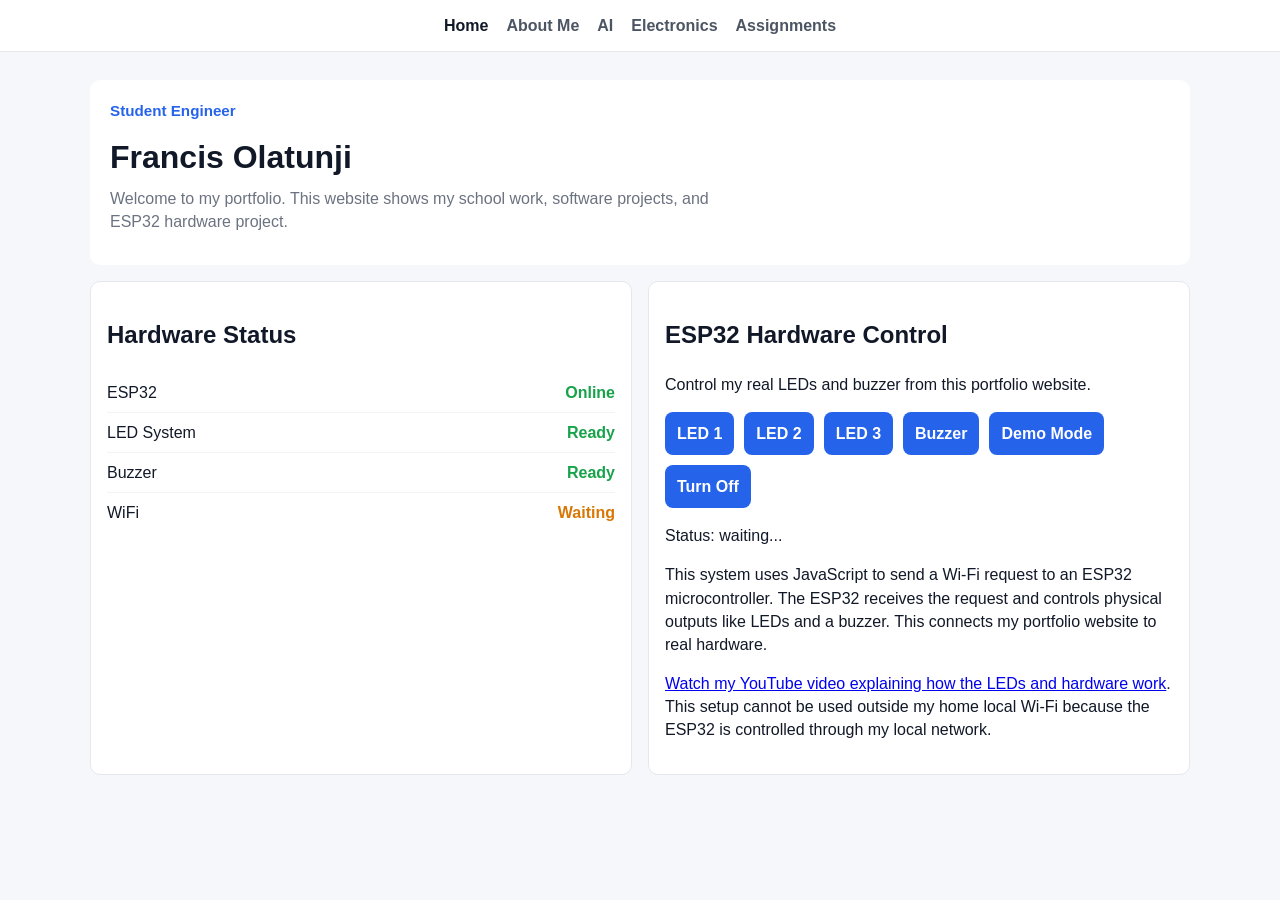
<file: index.html>
<!DOCTYPE html>
<html lang="en">
<head>
    <meta charset="UTF-8">
    <meta name="viewport" content="width=device-width, initial-scale=1.0">
    <title>Francis Olatunji | Portfolio</title>
    <link rel="stylesheet" href="styles.css">
</head>
<body>
  <nav class="site-nav" aria-label="Primary">
    <a class="active" href="index.html">Home</a>
    <a href="about.html">About Me</a>
    <a href="ai.html">AI</a>
    <a href="electronics.html">Electronics</a>
    <a href="assignments.html">Assignments</a>
  </nav>

  <main>
    <section class="page-hero">
      <span class="eyebrow">Student Engineer</span>
      <h1>Francis Olatunji</h1>
      <p class="section-lead">Welcome to my portfolio. This website shows my school work, software projects, and ESP32 hardware project.</p>
    </section>

    <section class="home-layout">
      <article class="status-card">
        <h2>Hardware Status</h2>
        <div class="status-grid">
          <div class="status-row"><span>ESP32</span><span class="status-ok">Online</span></div>
          <div class="status-row"><span>LED System</span><span class="status-ok">Ready</span></div>
          <div class="status-row"><span>Buzzer</span><span class="status-ok">Ready</span></div>
          <div class="status-row"><span>WiFi</span><span class="status-waiting">Waiting</span></div>
        </div>
      </article>

      <section id="hardware-control" class="status-card">
        <h2>ESP32 Hardware Control</h2>
        <p>Control my real LEDs and buzzer from this portfolio website.</p>
        <div class="control-actions">
          <button type="button" onclick="sendCommand('led1')">LED 1</button>
          <button type="button" onclick="sendCommand('led2')">LED 2</button>
          <button type="button" onclick="sendCommand('led3')">LED 3</button>
          <button type="button" onclick="sendCommand('buzzer')">Buzzer</button>
          <button type="button" onclick="sendCommand('demo')">Demo Mode</button>
          <button type="button" onclick="sendCommand('off')">Turn Off</button>
        </div>
        <p id="esp32-status">Status: waiting...</p>
        <p>
          This system uses JavaScript to send a Wi-Fi request to an ESP32 microcontroller.
          The ESP32 receives the request and controls physical outputs like LEDs and a buzzer.
          This connects my portfolio website to real hardware.
        </p>
        <p>
          <a href="https://www.youtube.com/shorts/pQ5FkkvM5EU" target="_blank" rel="noreferrer">Watch my YouTube video explaining how the LEDs and hardware work</a>.
          This setup cannot be used outside my home local Wi-Fi because the ESP32 is controlled through my local network.
        </p>
      </section>
    </section>
  </main>

  <script>
    const esp32IP = "http://192.168.2.60";

    function sendCommand(command) {
      const status = document.getElementById("esp32-status");
      status.textContent = "Sending command...";

      fetch(`${esp32IP}/${command}`)
        .then(response => response.text())
        .then(data => {
          status.textContent = "Status: " + data;
        })
        .catch(error => {
          status.textContent = "Status: Could not connect to ESP32";
          console.error(error);
        });
    }
  </script>
</body>

</html>
</file>
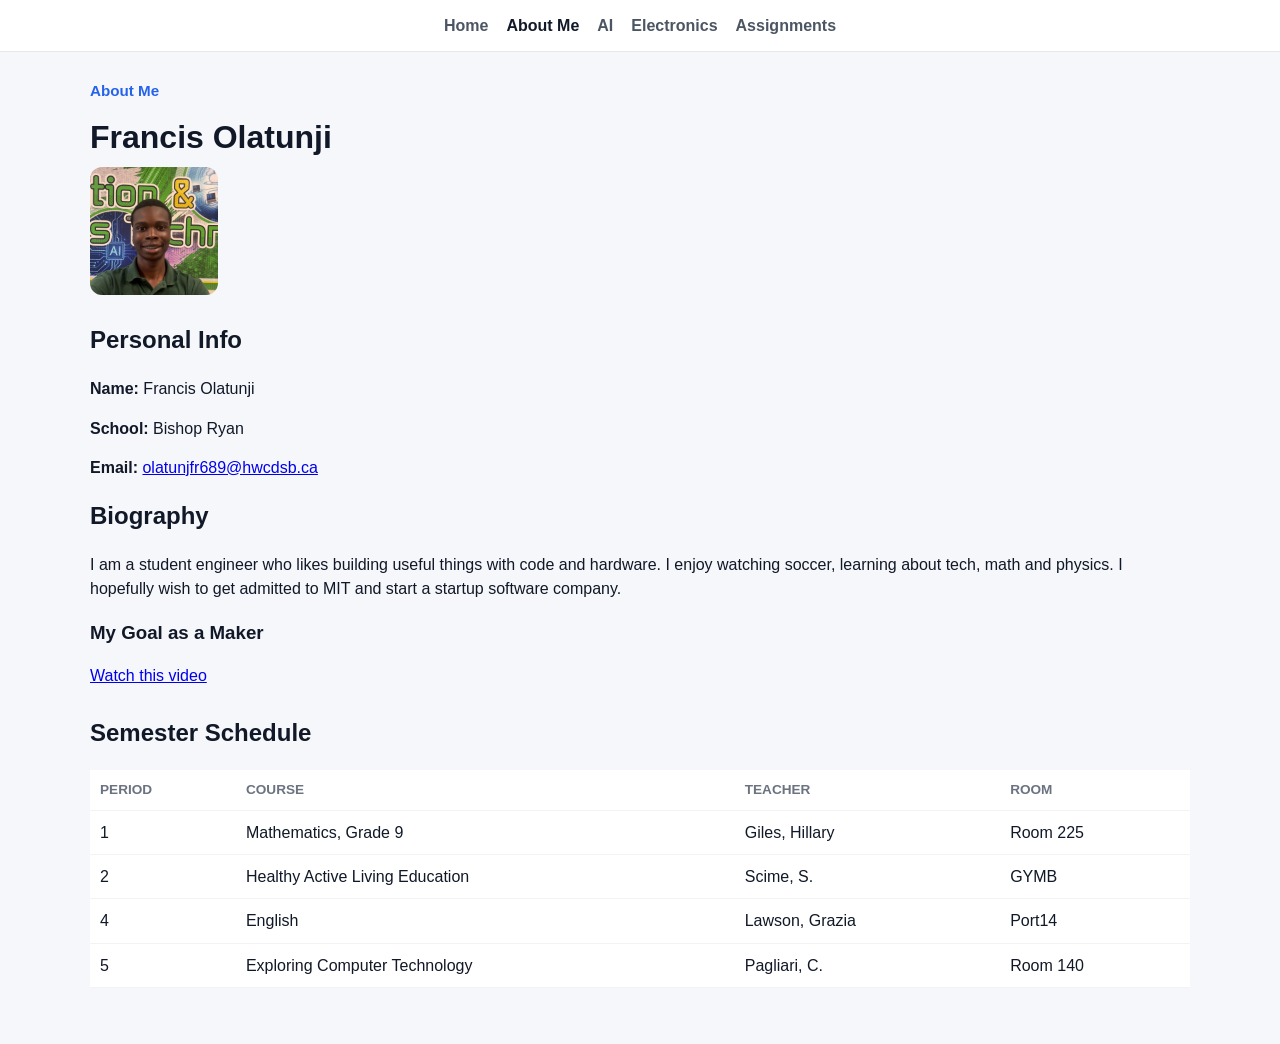
<file: about.html>
<!DOCTYPE html>
<html lang="en">
<head>
		<meta charset="UTF-8">
		<meta name="viewport" content="width=device-width, initial-scale=1.0">
		<title>Francis Olatunji | About Me</title>
		<link rel="stylesheet" href="styles.css">
</head>
<body>
	<nav class="site-nav" aria-label="Primary">
		<a href="home.html">Home</a>
		<a class="active" href="about.html">About Me</a>
		<a href="ai.html">AI</a>
		<a href="electronics.html">Electronics</a>
		<a href="assignments.html">Assignments</a>
	</nav>

	<main>
		<section class="section">
			<span class="eyebrow">About Me</span>
			<h1>Francis Olatunji</h1>
			<div class="avatar-card">
				<img src="images/francis-portrait.jpeg" alt="Francis Olatunji portrait">
			</div>
		</section>

		<section class="section">
			<div class="info-grid">
				<article class="info-card">
					<h2>Personal Info</h2>
					<p><strong>Name:</strong> Francis Olatunji</p>
					<p><strong>School:</strong> Bishop Ryan</p>
					<p><strong>Email:</strong> <a href="mailto:olatunjfr689@hwcdsb.ca">olatunjfr689@hwcdsb.ca</a></p>
				</article>
				<article class="info-card">
					<h2>Biography</h2>
					<p>I am a student engineer who likes building useful things with code and hardware. I enjoy watching soccer, learning about tech, math and physics. I hopefully wish to get admitted to MIT and start a startup software company.</p>
					<h3>My Goal as a Maker</h3>
					<p><a href="https://www.youtube.com/watch?v=QF2l-0Vb2VM" target="_blank" rel="noreferrer">Watch this video</a></p>
				</article>
			</div>
		</section>

		<section class="section">
			<h2>Semester Schedule</h2>
			<table>
				<thead>
					<tr>
						<th>Period</th>
						<th>Course</th>
						<th>Teacher</th>
						<th>Room</th>
					</tr>
				</thead>
				<tbody>
					<tr>
						<td>1</td>
						<td>Mathematics, Grade 9</td>
						<td>Giles, Hillary</td>
						<td>Room 225</td>
					</tr>
					<tr>
						<td>2</td>
						<td>Healthy Active Living Education</td>
						<td>Scime, S.</td>
						<td>GYMB</td>
					</tr>
					<tr>
						<td>4</td>
						<td>English</td>
						<td>Lawson, Grazia</td>
						<td>Port14</td>
					</tr>
					<tr>
						<td>5</td>
						<td>Exploring Computer Technology</td>
						<td>Pagliari, C.</td>
						<td>Room 140</td>
					</tr>
				</tbody>
			</table>
		</section>
	</main>
</body>
</html>
</file>
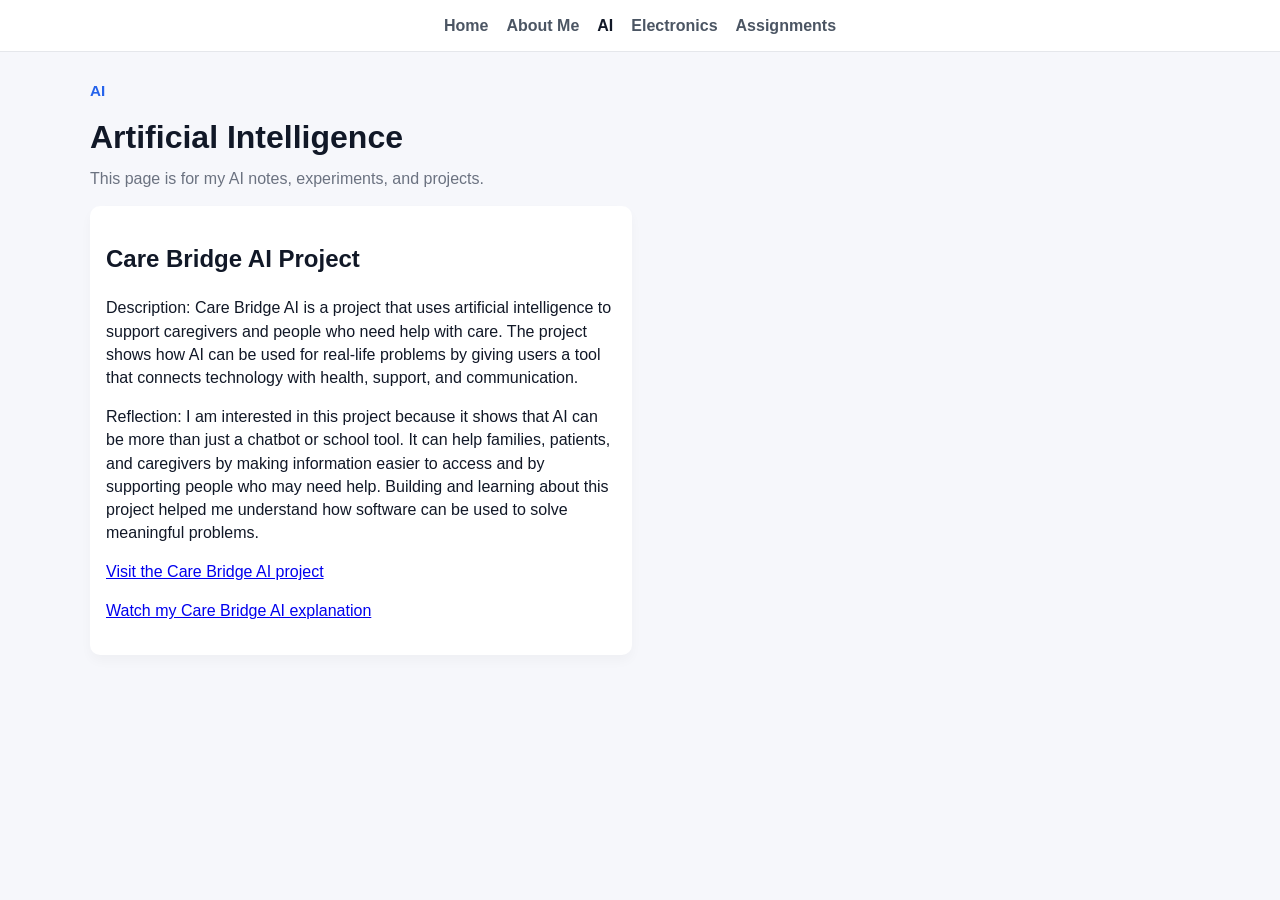
<file: ai.html>
<!DOCTYPE html>
<html lang="en">
<head>
  <meta charset="UTF-8">
  <meta name="viewport" content="width=device-width, initial-scale=1.0">
  <title>Francis Olatunji | AI</title>
  <link rel="stylesheet" href="styles.css">
</head>
<body>
  <nav class="site-nav" aria-label="Primary">
    <a href="home.html">Home</a>
    <a href="about.html">About Me</a>
    <a class="active" href="ai.html">AI</a>
    <a href="electronics.html">Electronics</a>
    <a href="assignments.html">Assignments</a>
  </nav>

  <main>
    <section class="section">
      <span class="eyebrow">AI</span>
      <h1>Artificial Intelligence</h1>
      <p class="section-lead">This page is for my AI notes, experiments, and projects.</p>
    </section>

    <section class="content-grid">
      <article class="card">
        <h2>Care Bridge AI Project</h2>
        <p>Description: Care Bridge AI is a project that uses artificial intelligence to support caregivers and people who need help with care. The project shows how AI can be used for real-life problems by giving users a tool that connects technology with health, support, and communication.</p>
        <p>Reflection: I am interested in this project because it shows that AI can be more than just a chatbot or school tool. It can help families, patients, and caregivers by making information easier to access and by supporting people who may need help. Building and learning about this project helped me understand how software can be used to solve meaningful problems.</p>
        <p><a href="https://caregiver-ai-phi.vercel.app/" target="_blank" rel="noreferrer">Visit the Care Bridge AI project</a></p>
        <p><a href="https://www.loom.com/share/0c286f3794a048c985726b76979f4a74" target="_blank" rel="noreferrer">Watch my Care Bridge AI explanation</a></p>
      </article>
    </section>
  </main>
</body>
</html>
</file>
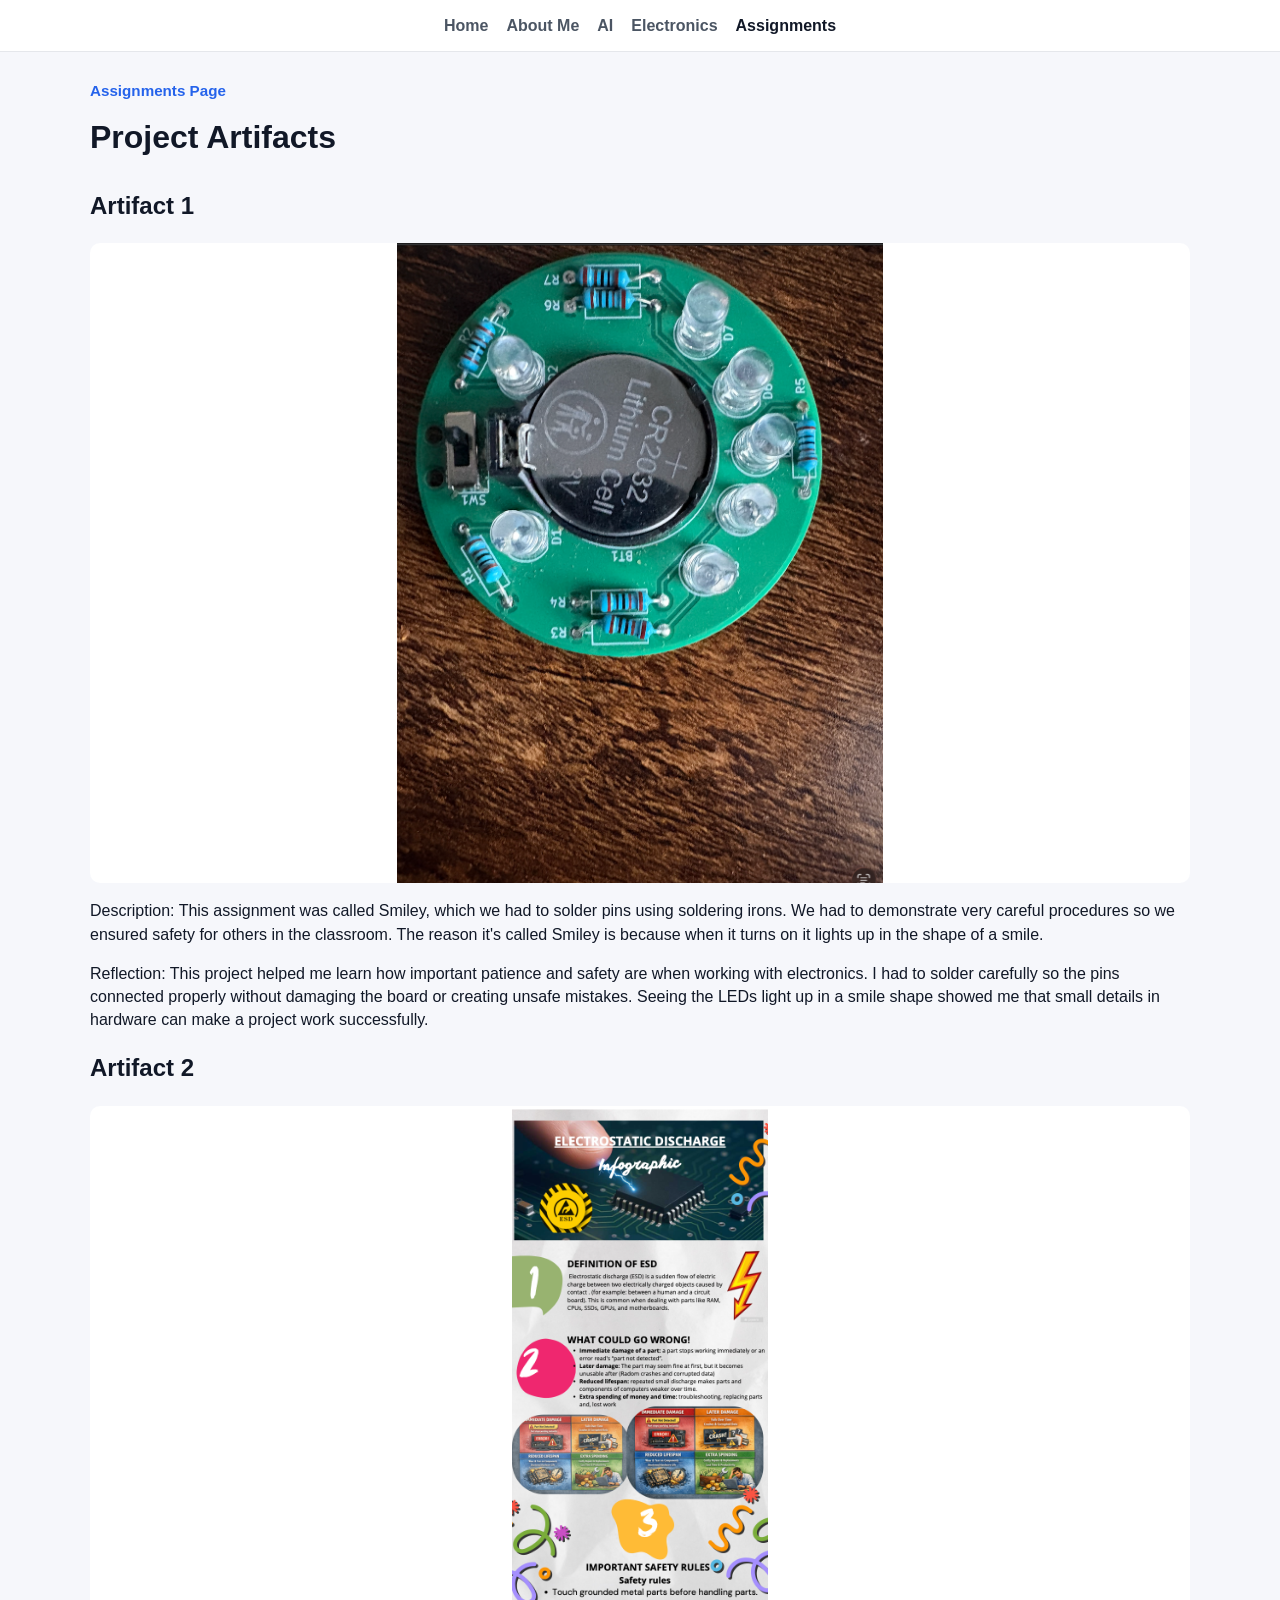
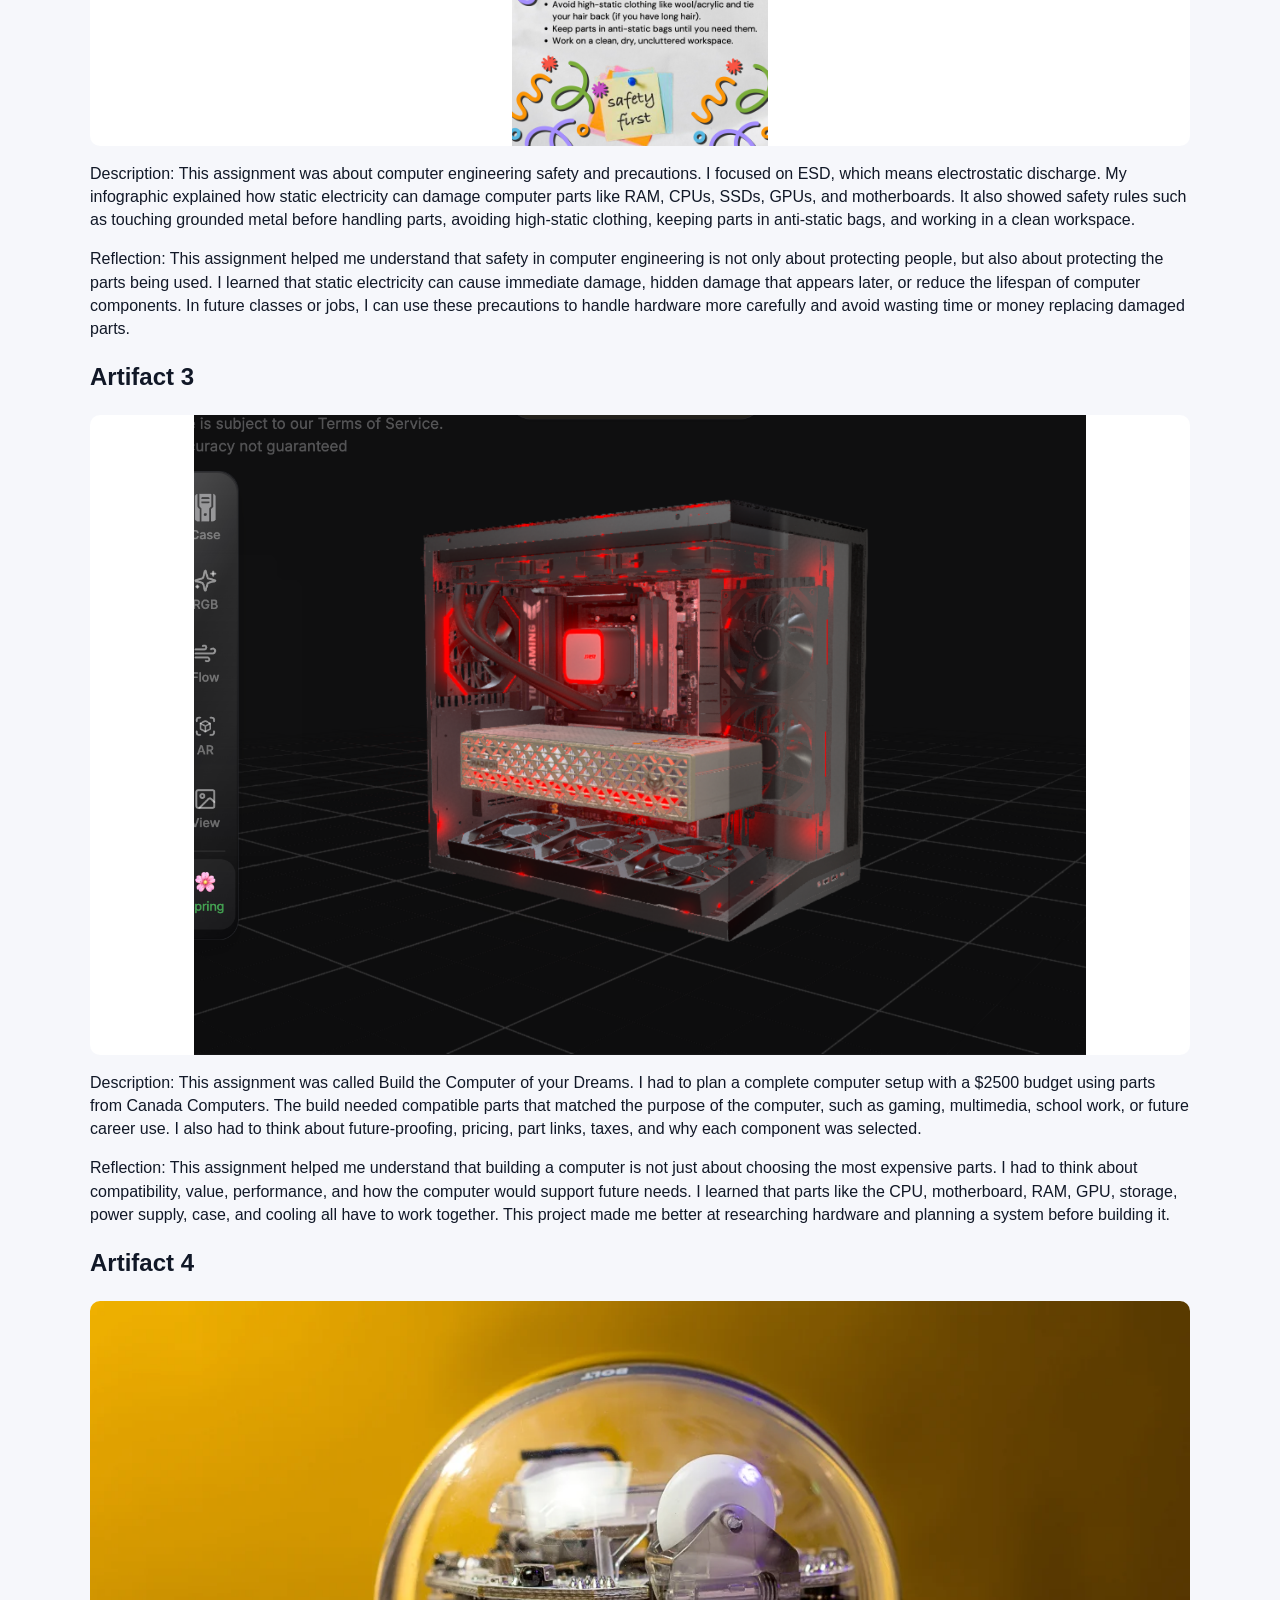
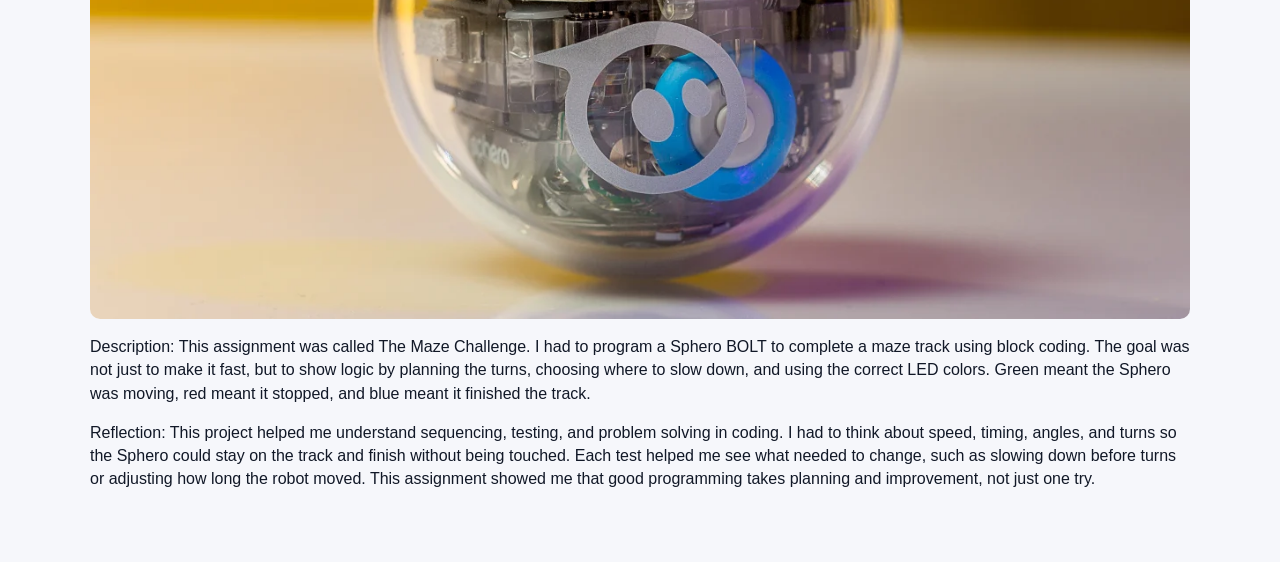
<file: assignments.html>
<!DOCTYPE html>
<html lang="en">
<head>
  <meta charset="UTF-8">
  <meta name="viewport" content="width=device-width, initial-scale=1.0">
  <title>Francis Olatunji | Assignments</title>
  <link rel="stylesheet" href="styles.css">
</head>
<body>
  <nav class="site-nav" aria-label="Primary">
    <a href="home.html">Home</a>
    <a href="about.html">About Me</a>
    <a href="ai.html">AI</a>
    <a href="electronics.html">Electronics</a>
    <a class="active" href="assignments.html">Assignments</a>
  </nav>

  <main>
    <section class="section">
      <span class="eyebrow">Assignments Page</span>
      <h1>Project Artifacts</h1>
    </section>

    <section class="section">
      <div class="assignment-grid">
        <article class="assignment-card">
          <h2>Artifact 1</h2>
          <img class="artifact-image" src="./images/artifact-1-smiley-board.png" alt="Smiley soldering assignment">
          <p>Description: This assignment was called Smiley, which we had to solder pins using soldering irons. We had to demonstrate very careful procedures so we ensured safety for others in the classroom. The reason it's called Smiley is because when it turns on it lights up in the shape of a smile.</p>
          <p>Reflection: This project helped me learn how important patience and safety are when working with electronics. I had to solder carefully so the pins connected properly without damaging the board or creating unsafe mistakes. Seeing the LEDs light up in a smile shape showed me that small details in hardware can make a project work successfully.</p>
        </article>
        <article class="assignment-card">
          <h2>Artifact 2</h2>
          <img class="artifact-image" src="./images/artifact-2-esd-infographic.png" alt="ESD safety infographic">
          <p>Description: This assignment was about computer engineering safety and precautions. I focused on ESD, which means electrostatic discharge. My infographic explained how static electricity can damage computer parts like RAM, CPUs, SSDs, GPUs, and motherboards. It also showed safety rules such as touching grounded metal before handling parts, avoiding high-static clothing, keeping parts in anti-static bags, and working in a clean workspace.</p>
          <p>Reflection: This assignment helped me understand that safety in computer engineering is not only about protecting people, but also about protecting the parts being used. I learned that static electricity can cause immediate damage, hidden damage that appears later, or reduce the lifespan of computer components. In future classes or jobs, I can use these precautions to handle hardware more carefully and avoid wasting time or money replacing damaged parts.</p>
        </article>
        <article class="assignment-card">
          <h2>Artifact 3</h2>
          <img class="artifact-image" src="./images/artifact-3-pc-build.png" alt="Custom PC build design">
          <p>Description: This assignment was called Build the Computer of your Dreams. I had to plan a complete computer setup with a $2500 budget using parts from Canada Computers. The build needed compatible parts that matched the purpose of the computer, such as gaming, multimedia, school work, or future career use. I also had to think about future-proofing, pricing, part links, taxes, and why each component was selected.</p>
          <p>Reflection: This assignment helped me understand that building a computer is not just about choosing the most expensive parts. I had to think about compatibility, value, performance, and how the computer would support future needs. I learned that parts like the CPU, motherboard, RAM, GPU, storage, power supply, case, and cooling all have to work together. This project made me better at researching hardware and planning a system before building it.</p>
        </article>
        <article class="assignment-card">
          <h2>Artifact 4</h2>
          <img class="artifact-image" src="./images/artifact-4-sphero-maze.png" alt="Sphero BOLT maze challenge robot">
          <p>Description: This assignment was called The Maze Challenge. I had to program a Sphero BOLT to complete a maze track using block coding. The goal was not just to make it fast, but to show logic by planning the turns, choosing where to slow down, and using the correct LED colors. Green meant the Sphero was moving, red meant it stopped, and blue meant it finished the track.</p>
          <p>Reflection: This project helped me understand sequencing, testing, and problem solving in coding. I had to think about speed, timing, angles, and turns so the Sphero could stay on the track and finish without being touched. Each test helped me see what needed to change, such as slowing down before turns or adjusting how long the robot moved. This assignment showed me that good programming takes planning and improvement, not just one try.</p>
        </article>
      </div>
    </section>
  </main>
</body>
</html>
</file>
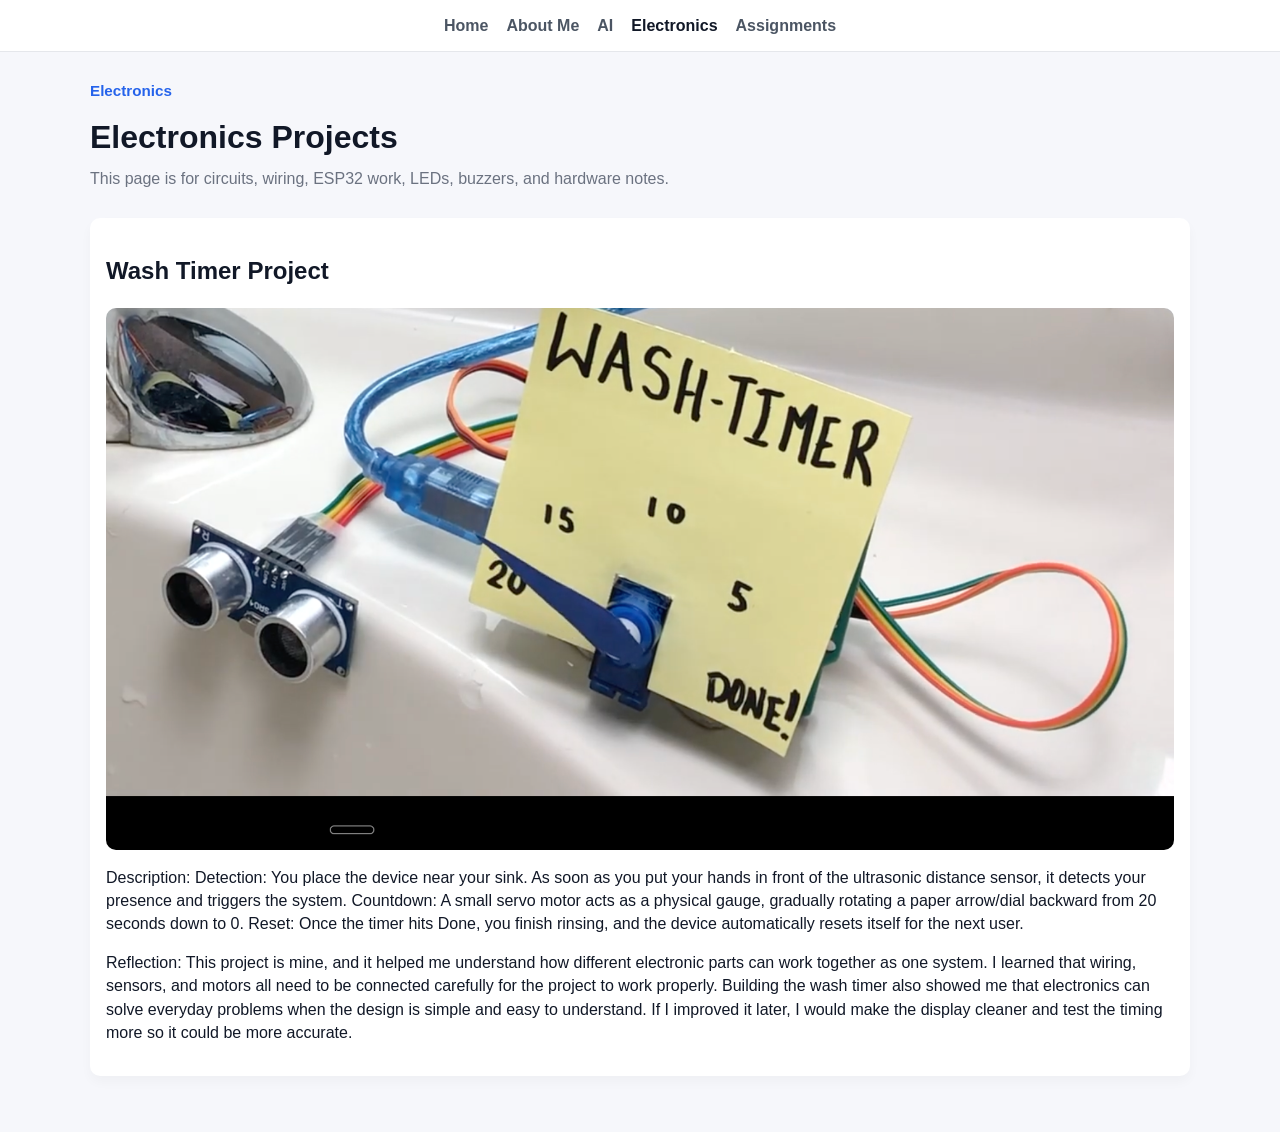
<file: electronics.html>
<!DOCTYPE html>
<html lang="en">
<head>
  <meta charset="UTF-8">
  <meta name="viewport" content="width=device-width, initial-scale=1.0">
  <title>Francis Olatunji | Electronics</title>
  <link rel="stylesheet" href="styles.css">
</head>
<body>
  <nav class="site-nav" aria-label="Primary">
    <a href="home.html">Home</a>
    <a href="about.html">About Me</a>
    <a href="ai.html">AI</a>
    <a class="active" href="electronics.html">Electronics</a>
    <a href="assignments.html">Assignments</a>
  </nav>

  <main>
    <section class="section">
      <span class="eyebrow">Electronics</span>
      <h1>Electronics Projects</h1>
      <p class="section-lead">This page is for circuits, wiring, ESP32 work, LEDs, buzzers, and hardware notes.</p>
    </section>

    <section class="section">
      <article class="card">
        <h2>Wash Timer Project</h2>
        <img class="artifact-image" src="./images/wash-timer-project.png" alt="Wash timer electronics project">
        <p>Description: Detection: You place the device near your sink. As soon as you put your hands in front of the ultrasonic distance sensor, it detects your presence and triggers the system. Countdown: A small servo motor acts as a physical gauge, gradually rotating a paper arrow/dial backward from 20 seconds down to 0. Reset: Once the timer hits Done, you finish rinsing, and the device automatically resets itself for the next user.</p>
        <p>Reflection: This project is mine, and it helped me understand how different electronic parts can work together as one system. I learned that wiring, sensors, and motors all need to be connected carefully for the project to work properly. Building the wash timer also showed me that electronics can solve everyday problems when the design is simple and easy to understand. If I improved it later, I would make the display cleaner and test the timing more so it could be more accurate.</p>
      </article>
    </section>
  </main>
</body>
</html>
</file>
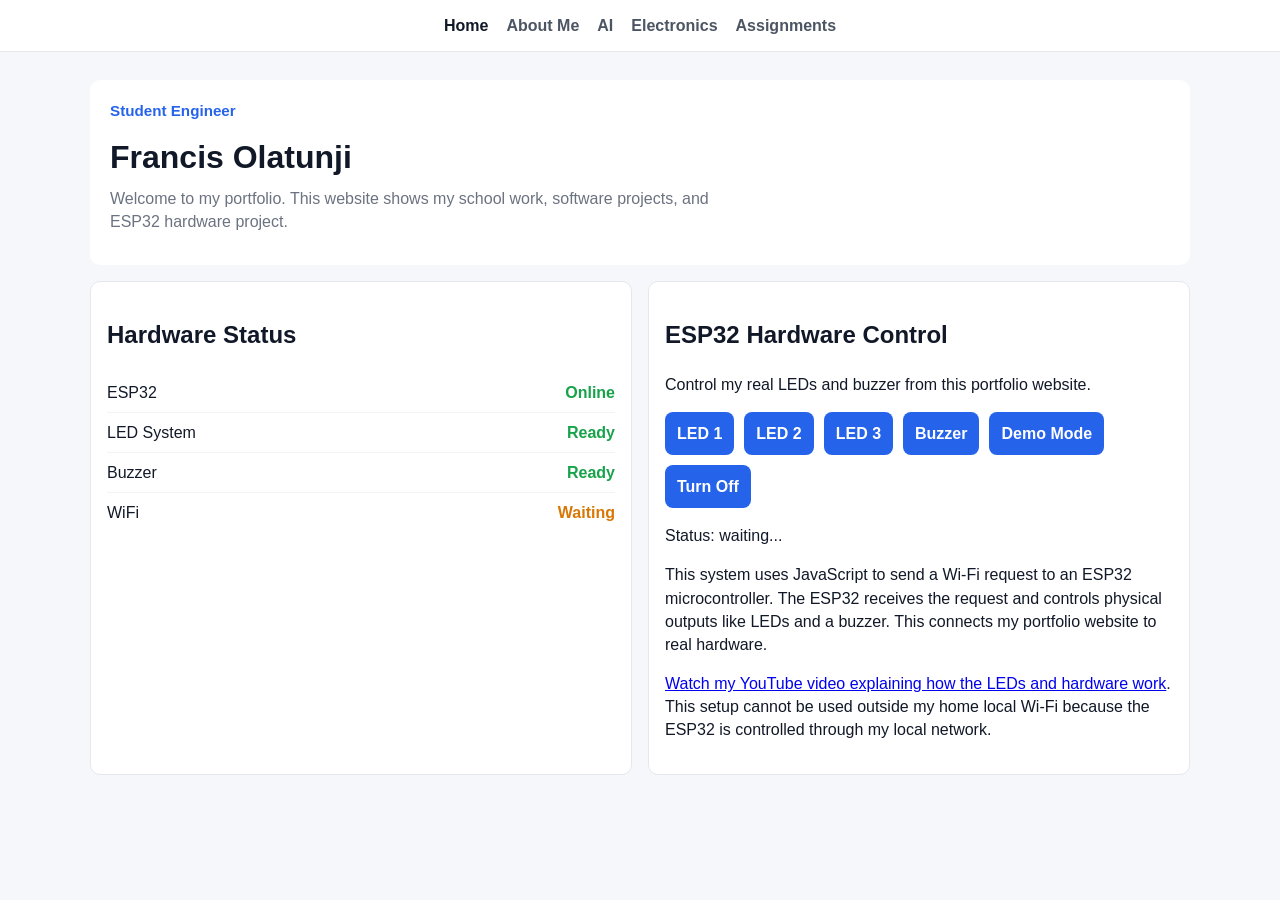
<file: home.html>
<!DOCTYPE html>
<html lang="en">
<head>
    <meta charset="UTF-8">
    <meta name="viewport" content="width=device-width, initial-scale=1.0">
    <title>Francis Olatunji | Home</title>
    <link rel="stylesheet" href="styles.css">
</head>
<body>
  <nav class="site-nav" aria-label="Primary">
    <a class="active" href="home.html">Home</a>
    <a href="about.html">About Me</a>
    <a href="ai.html">AI</a>
    <a href="electronics.html">Electronics</a>
    <a href="assignments.html">Assignments</a>
  </nav>

  <main>
    <section class="page-hero">
      <span class="eyebrow">Student Engineer</span>
      <h1>Francis Olatunji</h1>
      <p class="section-lead">Welcome to my portfolio. This website shows my school work, software projects, and ESP32 hardware project.</p>
    </section>

    <section class="home-layout">
      <article class="status-card">
        <h2>Hardware Status</h2>
        <div class="status-grid">
          <div class="status-row"><span>ESP32</span><span class="status-ok">Online</span></div>
          <div class="status-row"><span>LED System</span><span class="status-ok">Ready</span></div>
          <div class="status-row"><span>Buzzer</span><span class="status-ok">Ready</span></div>
          <div class="status-row"><span>WiFi</span><span class="status-waiting">Waiting</span></div>
        </div>
      </article>

      <section id="hardware-control" class="status-card">
        <h2>ESP32 Hardware Control</h2>
        <p>Control my real LEDs and buzzer from this portfolio website.</p>
        <div class="control-actions">
          <button type="button" onclick="sendCommand('led1')">LED 1</button>
          <button type="button" onclick="sendCommand('led2')">LED 2</button>
          <button type="button" onclick="sendCommand('led3')">LED 3</button>
          <button type="button" onclick="sendCommand('buzzer')">Buzzer</button>
          <button type="button" onclick="sendCommand('demo')">Demo Mode</button>
          <button type="button" onclick="sendCommand('off')">Turn Off</button>
        </div>
        <p id="esp32-status">Status: waiting...</p>
        <p>
          This system uses JavaScript to send a Wi-Fi request to an ESP32 microcontroller.
          The ESP32 receives the request and controls physical outputs like LEDs and a buzzer.
          This connects my portfolio website to real hardware.
        </p>
        <p>
          <a href="https://www.youtube.com/shorts/pQ5FkkvM5EU" target="_blank" rel="noreferrer">Watch my YouTube video explaining how the LEDs and hardware work</a>.
          This setup cannot be used outside my home local Wi-Fi because the ESP32 is controlled through my local network.
        </p>
      </section>
    </section>
  </main>

  <script>
    const esp32IP = "http://192.168.2.60";

    function sendCommand(command) {
      const status = document.getElementById("esp32-status");
      status.textContent = "Sending command...";

      fetch(`${esp32IP}/${command}`)
        .then(response => response.text())
        .then(data => {
          status.textContent = "Status: " + data;
        })
        .catch(error => {
          status.textContent = "Status: Could not connect to ESP32";
          console.error(error);
        });
    }
  </script>
</body>
</html>
</file>
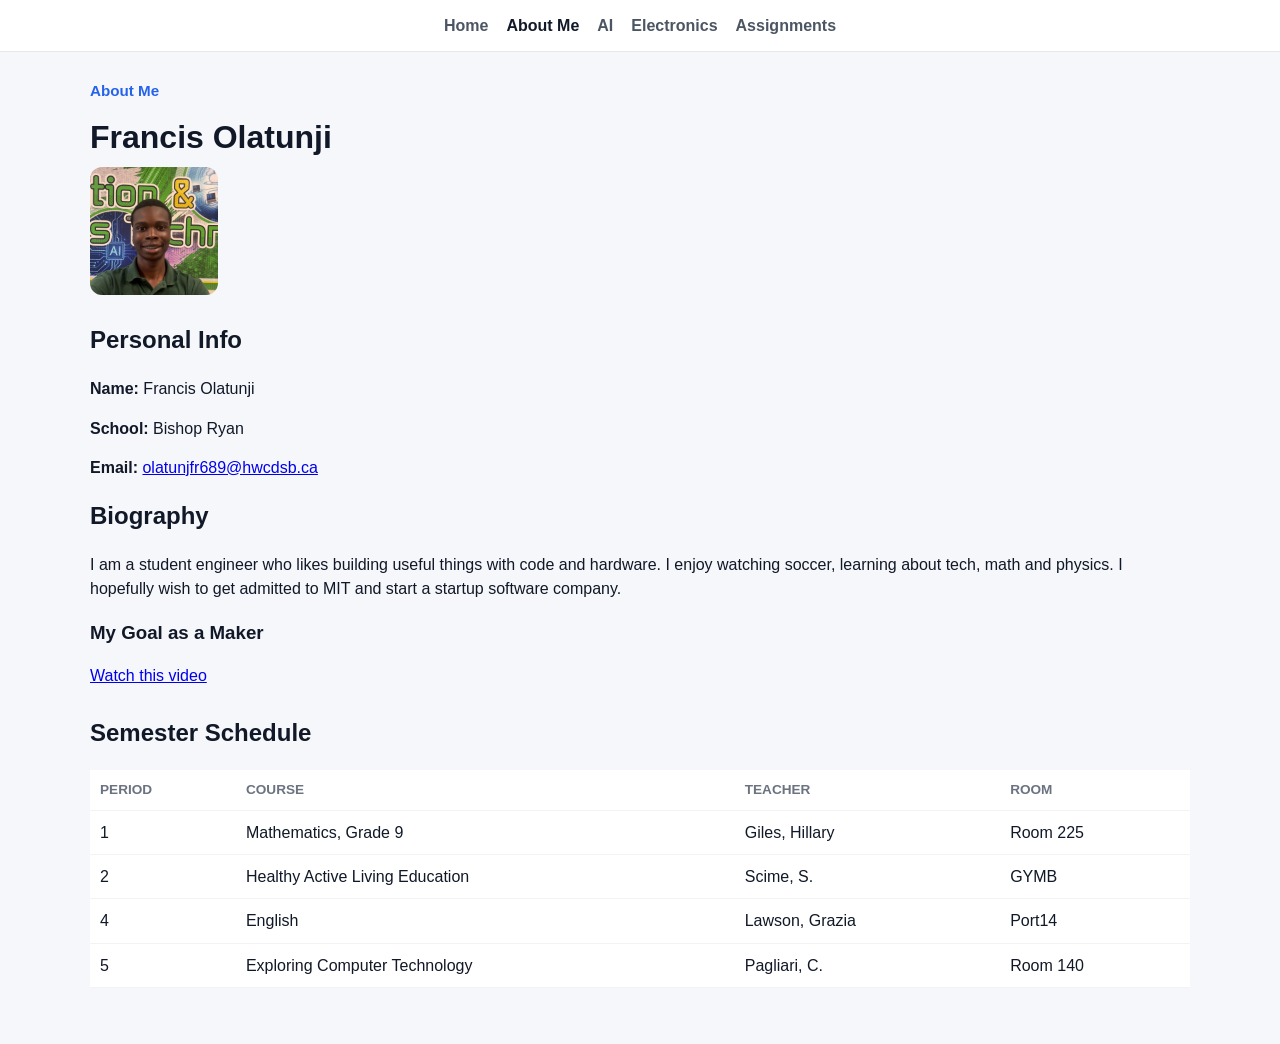
<file: personal.html>
<!DOCTYPE html>
<html lang="en">
<head>
	<meta charset="UTF-8">
	<meta name="viewport" content="width=device-width, initial-scale=1.0">
	<title>Francis Olatunji | About Me</title>
	<meta http-equiv="refresh" content="0; url=about.html">
</head>
<body>
	<!DOCTYPE html>
<html lang="en">
<head>
  <meta charset="UTF-8">
  <meta name="viewport" content="width=device-width, initial-scale=1.0">
  <title>Francis Olatunji | AI</title>
  <link rel="stylesheet" href="styles.css">
</head>
<body>
  <nav class="site-nav" aria-label="Primary">
    <a href="home.html">Home</a>
    <a href="about.html">About Me</a>
    <a class="active" href="ai.html">AI</a>
    <a href="electronics.html">Electronics</a>
    <a href="assignments.html">Assignments</a>
  </nav>

  <main>
    <section class="section">
      <span class="eyebrow">AI Interest Page</span>
      <h1>Why I Like AI</h1>
      <p class="section-lead">AI helps ideas move faster. It can explain, generate, suggest, and make projects feel smarter without turning the site into a wall of text.</p>
    </section>

    <section class="section">
      <div class="content-grid">
        <article class="section-card">
          <h2>Why I Like AI</h2>
          <p>I like AI because it can help people learn, create, and solve problems faster. It is useful for coding, writing, design, and building tools that save time.</p>
        </article>
        <article class="section-card">
          <h2>Future Goals</h2>
          <p>I want to build projects that use AI to support students, simplify everyday tasks, and connect software with real-world hardware in a practical way.</p>
        </article>
      </div>
    </section>

    <section class="section">
      <h2>AI Tools I’ve Used</h2>
      <div class="tool-grid">
        <article class="tool-card"><h3>ChatGPT</h3><p>Used for brainstorming, drafting, and quick explanations.</p></article>
        <article class="tool-card"><h3>Claude</h3><p>Helpful for writing support and structured thinking.</p></article>
        <article class="tool-card"><h3>Gemini</h3><p>Useful for exploring ideas and comparing answers.</p></article>
        <article class="tool-card"><h3>GitHub Copilot</h3><p>Helps turn ideas into code faster inside the editor.</p></article>
      </div>
    </section>

    <section class="section">
      <article class="section-card">
        <h2>External Link</h2>
        <p>Open a simple reference page to learn more about AI and how it is used in the real world.</p>
        <a class="button" href="https://ai.google/" target="_blank" rel="noreferrer">Learn More About AI</a>
      </article>
    </section>
  </main>
</body>
</html>
<main>
    <section class="section">
      <span class="eyebrow">Electronics Interest Page</span>
      <h1>This is where the hardware shines</h1>
      <p class="section-lead">The page uses a generated hardware image, then breaks the project into simple parts so it is easy to understand.</p>
    </section>

    <section class="section">
      <div class="card">
        <img src="hardware-illustration.svg" alt="Stylized ESP32 hardware illustration">
      </div>
    </section>

    <section class="section">
      <h2>Components</h2>
      <div class="component-grid">
        <article class="tool-card"><h3>ESP32</h3><p>The controller that will receive commands from the website.</p></article>
        <article class="tool-card"><h3>Breadboard</h3><p>Used to connect parts without soldering during testing.</p></article>
        <article class="tool-card"><h3>LEDs</h3><p>Visual indicators that react to web actions.</p></article>
        <article class="tool-card"><h3>Buzzer</h3><p>Provides sound feedback when a control is triggered.</p></article>
        <article class="tool-card"><h3>OLED Display</h3><p>Can show device status or messages from the dashboard.</p></article>
        <article class="tool-card"><h3>WiFi</h3><p>Connects the web app to the board when the real hardware arrives.</p></article>
      </div>
    </section>

    <section class="section dashboard">
      <article class="section-card">
        <h2>How It Works</h2>
        <div class="diagram" aria-label="System flow diagram">
          <div class="diagram-step"><span>Website</span><span class="diagram-arrow">↓</span></div>
          <div class="diagram-step"><span>Firebase</span><span class="diagram-arrow">↓</span></div>
          <div class="diagram-step"><span>ESP32</span><span class="diagram-arrow">↓</span></div>
          <div class="diagram-step"><span>LEDs / Buzzer</span><span class="diagram-arrow">→</span></div>
        </div>
      </article>

      <article class="section-card">
        <h2>Current Project</h2>
        <p>The portfolio hardware will let the website send simple commands to the ESP32. At first, the dashboard stays fake. Later, the same interface can point to real data and real hardware actions.</p>
      </article>
    </section>
  </main>
</body>
</html>

</body>
</html>
</file>
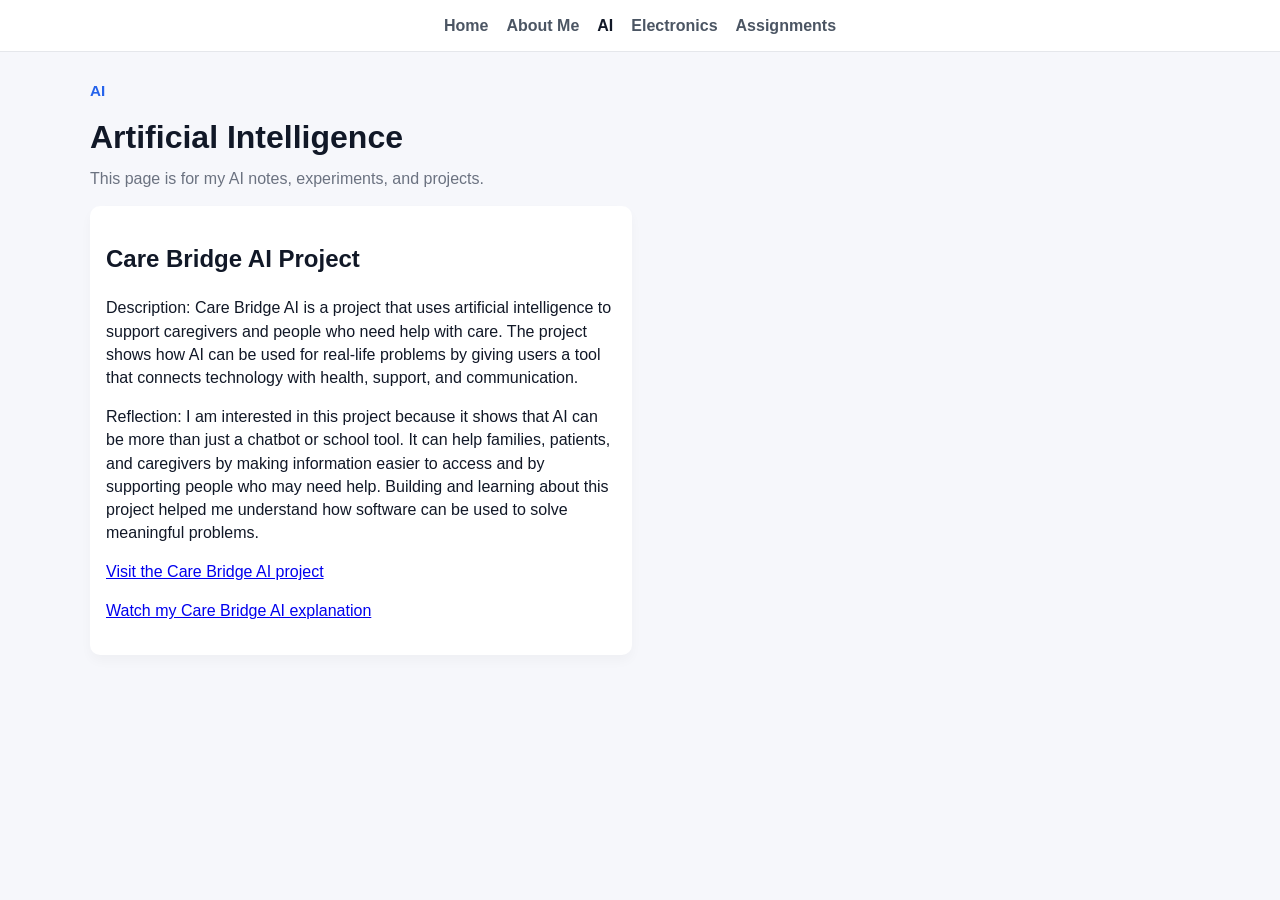
<file: work.html>
<!DOCTYPE html>
<html lang="en">
<head>
	<meta charset="UTF-8">
	<meta name="viewport" content="width=device-width, initial-scale=1.0">
	<title>Francis Olatunji | AI</title>
	<meta http-equiv="refresh" content="0; url=ai.html">
</head>
<body>
	<p>Redirecting to the AI page.</p>
</body>
</html>
</file>
<file: styles.css>
/* Minimal/basic stylesheet */

* { box-sizing: border-box; }

html, body { margin: 0; padding: 0; font-family: Arial, Helvetica, sans-serif; }

body { background: #f6f7fb; color: #111827; line-height: 1.45; }

:root {
  --bg: #f6f7fb;
  --panel: #ffffff;
  --muted: #6b7280;
  --accent: #2563eb;
  --accent-2: #06b6d4;
  --radius: 10px;
  --gap: 16px;
}

html { scroll-behavior: smooth; }

main { width: 92%; max-width: 1100px; margin: 28px auto; padding-bottom: 28px; }

header, nav, main, footer, section { display: block; }

/* Navigation */
.site-nav {
  display: flex;
  justify-content: center;
  gap: 18px;
  padding: 14px;
  background: #ffffff;
  border-bottom: 1px solid #e5e7eb;
}

.site-nav a {
  color: #4b5563;
  font-weight: 700;
  text-decoration: none;
}

.site-nav a.active,
.site-nav a:hover {
  color: #111827;
}

/* Hero */
.page-hero {
  background: var(--panel);
  padding: 20px;
  border-radius: var(--radius);
}

.eyebrow { display:block; color: var(--accent); font-weight:700; font-size:0.95rem; margin-bottom:8px; }
h1 { font-size: 2rem; margin: 12px 0 6px; }
.section-lead { color: var(--muted); margin: 0 0 12px; }

/* Hero visual / avatar */
.avatar-card img { width: 128px; height: 128px; object-fit: cover; border-radius: 12px; display:block; }
.avatar-card { display:flex; align-items:center; gap:12px; }

/* Status card */
.home-layout { display: grid; gap: 16px; margin-top: 16px; }
@media (min-width:800px) { .home-layout { grid-template-columns: repeat(2, 1fr); } }
.status-card { background: var(--panel); padding: 16px; border-radius: 10px; border: 1px solid #e5e7eb; }
.status-row { display:flex; justify-content:space-between; padding:8px 0; border-bottom:1px solid #f1f3f6; }
.status-row:last-child { border-bottom: none; }
.status-ok { color: #16a34a; font-weight:700; }
.status-waiting { color: #d97706; font-weight:700; }
.control-actions { display: flex; flex-wrap: wrap; gap: 10px; margin: 12px 0; }
.control-actions button { background: var(--accent); border: 0; border-radius: 8px; color: #ffffff; cursor: pointer; font: inherit; font-weight: 700; padding: 10px 12px; }
.control-actions button:hover { background: #1d4ed8; }

/* Cards & grid */
.content-grid { display:grid; gap: var(--gap); grid-template-columns: 1fr; margin-top: var(--gap); }
@media (min-width:800px) { .content-grid { grid-template-columns: repeat(2, 1fr); } }
.card { background: var(--panel); padding:16px; border-radius: 10px; box-shadow: 0 6px 12px rgba(15,23,42,0.03); }
.card h3 { margin-top:0; margin-bottom:8px; }
.artifact-image { width: 100%; max-height: 640px; object-fit: contain; border-radius: 10px; margin-bottom: 12px; display: block; background: #ffffff; }

/* meta chips */
.meta-chip { display:inline-block; padding:6px 10px; background:#f1f5f9; color:var(--muted); border-radius:999px; font-weight:600; }

/* tables */
table { width:100%; border-collapse: collapse; background: #fff; }
th, td { padding:10px; border-bottom:1px solid #f1f3f6; text-align:left; }
th { color: var(--muted); font-size:0.85rem; text-transform:uppercase; }

/* utilities */
.center { text-align:center; }
.muted { color: var(--muted); }



.section {
  margin-top: 28px;
}

.section > h2,
.section-lead {
  max-width: 68ch;
}

.section-card {
  min-height: 100%;
}

.section-card ul,
.section-card ol {
  margin: 0;
  padding-left: 18px;
  color: var(--muted);
  line-height: 1.8;
}

.pill-list {
  display: flex;
  flex-wrap: wrap;
  gap: 10px;
}

.diagram {
  display: grid;
  gap: 14px;
  padding-top: 6px;
}

.diagram-step {
  display: grid;
  grid-template-columns: 1fr auto;
  gap: 10px;
  align-items: center;
  padding: 14px 16px;
  border-radius: 16px;
  background: rgba(148, 163, 184, 0.08);
  border: 1px solid rgba(148, 163, 184, 0.12);
}

.diagram-arrow {
  text-align: center;
  color: var(--accent);
  font-size: 1.3rem;
  line-height: 1;
}

.dashboard {
  display: grid;
  grid-template-columns: minmax(0, 1fr) minmax(280px, 0.55fr);
  gap: 18px;
}

.dashboard-panel,
.control-card,
.log-card {
  padding: 22px;
}

.control-grid {
  display: grid;
  grid-template-columns: repeat(2, minmax(0, 1fr));
  gap: 12px;
  margin-top: 16px;
}

.control-button {
  border: 0;
  border-radius: 16px;
  min-height: 54px;
  background: #e0f2fe;
  color: var(--text);
  font: inherit;
  font-weight: 700;
  cursor: pointer;
  border: 1px solid rgba(56, 189, 248, 0.18);
  transition: transform 160ms ease, border-color 160ms ease, background-color 160ms ease;
}

.control-button:hover,
.control-button:focus-visible {
  transform: translateY(-1px);
  border-color: rgba(56, 189, 248, 0.32);
  outline: none;
}

.event-log {
  display: grid;
  gap: 10px;
  margin-top: 14px;
}

.event-log .log-row {
  background: rgba(255, 255, 255, 0.03);
}

.page-footer {
  width: min(1120px, calc(100% - 32px));
  margin: 0 auto 36px;
  padding-top: 16px;
  border-top: 1px solid rgba(148, 163, 184, 0.12);
  color: var(--muted);
}

.fake-hardware {
  display: grid;
  gap: 16px;
}

.fake-dashboard-card {
  padding: 22px;
  border-radius: var(--radius-lg);
  background: linear-gradient(180deg, rgba(30, 41, 59, 0.96), rgba(15, 23, 42, 0.96));
  border: 1px solid var(--line);
}

.fake-dashboard-title {
  display: flex;
  align-items: center;
  justify-content: space-between;
  gap: 12px;
  margin-bottom: 16px;
}

.pulse {
  width: 10px;
  height: 10px;
  border-radius: 50%;
  background: var(--success);
  box-shadow: 0 0 0 0 rgba(34, 197, 94, 0.55);
  animation: pulse 2s infinite;
}

@keyframes pulse {
  0% {
    box-shadow: 0 0 0 0 rgba(34, 197, 94, 0.55);
  }

  70% {
    box-shadow: 0 0 0 14px rgba(34, 197, 94, 0);
  }

  100% {
    box-shadow: 0 0 0 0 rgba(34, 197, 94, 0);
  }
}

@media (max-width: 920px) {
  .page-hero,
  .dashboard,
  .content-grid,
  .assignment-grid,
  .info-grid,
  .tool-grid,
  .component-grid {
    grid-template-columns: 1fr;
  }

  .hero-meta,
  .control-grid {
    grid-template-columns: 1fr;
  }
}

@media (max-width: 640px) {
  main {
    width: min(100% - 20px, 1120px);
    padding-top: 22px;
  }

  .site-nav {
    justify-content: flex-start;
    overflow-x: auto;
    padding-inline: 14px;
  }

  .page-hero,
  .card,
  .status-card,
  .dashboard-panel,
  .info-card,
  .tool-card,
  .assignment-card,
  .section-card,
  .table-wrap,
  .control-card,
  .log-card,
  .avatar-card,
  .fake-dashboard-card {
    padding: 18px;
  }

  .avatar-card {
    grid-template-columns: 1fr;
    justify-items: start;
  }

  h1 {
    line-height: 1.02;
  }

  table {
    min-width: 440px;
  }
}
</file>
